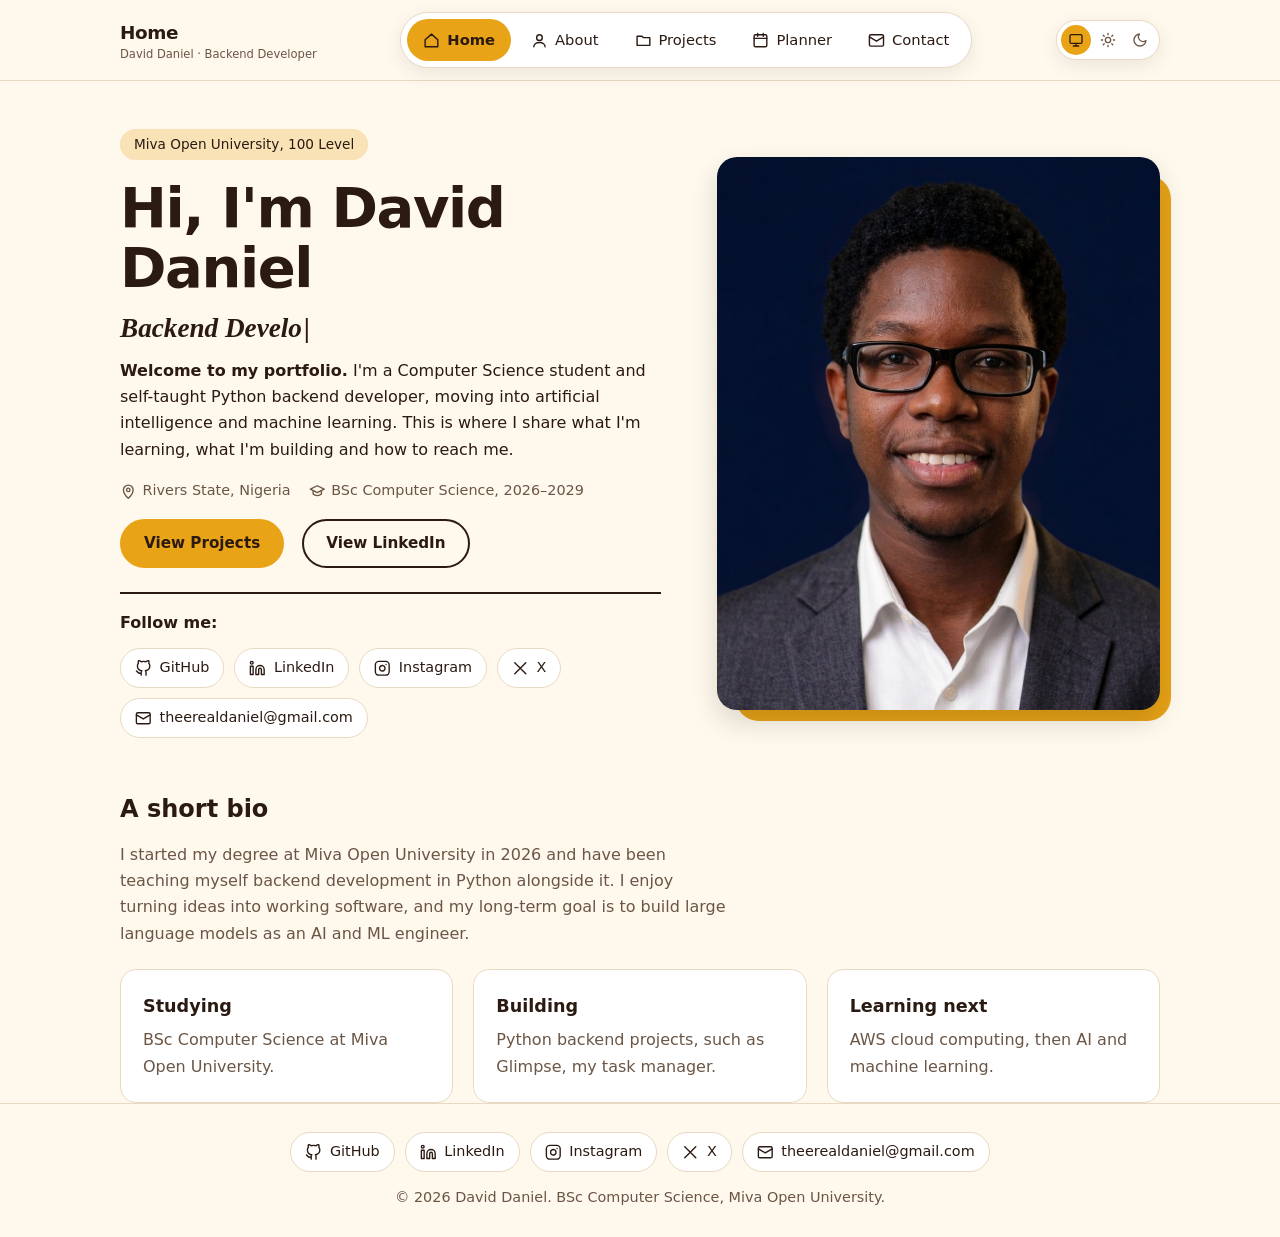
<file: index.html>
<!DOCTYPE html>
<html lang="en">
<head>
  <meta charset="UTF-8">
  <meta name="viewport" content="width=device-width, initial-scale=1">
  <meta name="description" content="David Daniel is a Computer Science student at Miva Open University, a Python backend developer and an aspiring AI and ML engineer.">
  <title>Home | David Daniel</title>
  <link rel="stylesheet" href="css/style.css">
  <script src="js/main.js" defer></script>
<script>var s;try{s=localStorage.getItem("dd-theme")}catch(e){}document.documentElement.dataset.theme=s==="light"||s==="dark"?s:(matchMedia("(prefers-color-scheme: dark)").matches?"dark":"light");</script>
</head>
<body>
<header>
  <div class="wrap">
    <div class="header-brand">
      <p class="page-name">Home</p>
      <p class="page-subtitle">David Daniel · Backend Developer</p>
    </div>
    <nav id="main-nav" aria-label="Main navigation">
    <ul>
      <li><a href="index.html" aria-current="page" aria-label="Home"><i data-i="home"></i><span>Home</span></a></li>
      <li><a href="about.html" aria-label="About"><i data-i="user"></i><span>About</span></a></li>
      <li><a href="projects.html" aria-label="Projects"><i data-i="folder"></i><span>Projects</span></a></li>
      <li><a href="planner.html" aria-label="Planner"><i data-i="cal"></i><span>Planner</span></a></li>
      <li><a href="contact.html" aria-label="Contact"><i data-i="mail"></i><span>Contact</span></a></li>
    </ul>
    </nav>
    <div class="header-actions">
      <div class="theme" role="group" aria-label="Color theme">
        <button type="button" data-theme-choice="system" aria-label="Use system theme" aria-pressed="true"><i data-i="display"></i></button>
        <button type="button" data-theme-choice="light" aria-label="Use light theme" aria-pressed="false"><i data-i="sun"></i></button>
        <button type="button" data-theme-choice="dark" aria-label="Use dark theme" aria-pressed="false"><i data-i="moon"></i></button>
      </div>
      <button class="menu-toggle" id="menu-toggle" type="button" aria-expanded="false" aria-controls="main-nav" aria-label="Open navigation"><i data-i="menu"></i></button>
    </div>
  </div>
</header>
<main class="wrap">
<section class="hero">
  <div>
    <p class="badge">Miva Open University, 100 Level</p>
    <h1>Hi, I'm David Daniel</h1>
    <h2 class="role"><span id="role">Backend Developer</span><span class="caret"></span></h2>
    <p><strong>Welcome to my portfolio.</strong> I'm a Computer Science student and self-taught Python backend developer, moving into artificial intelligence and machine learning. This is where I share what I'm learning, what I'm building and how to reach me.</p>
    <p class="meta">
      <span><i data-i="pin"></i>Rivers State, Nigeria</span>
      <span><i data-i="cap"></i>BSc Computer Science, 2026–2029</span>
    </p>
    <p class="btns">
      <a class="btn" href="projects.html">View Projects</a>
      <a class="btn ghost" href="https://www.linkedin.com/in/thatsdrey/" target="_blank" rel="noopener">View LinkedIn</a>
    </p>
    <hr>
    <div class="follow"><strong>Follow me:</strong><ul data-socials></ul></div>
  </div>
  <figure class="photo"><img src="images/david-portrait.jpg" alt="Portrait of David Daniel wearing glasses"></figure>
</section>
<section aria-labelledby="bio">
  <h2 id="bio">A short bio</h2>
  <p class="lead">I started my degree at Miva Open University in 2026 and have been teaching myself backend development in Python alongside it. I enjoy turning ideas into working software, and my long-term goal is to build large language models as an AI and ML engineer.</p>
  <div class="grid" style="margin-top:22px">
    <article class="card"><h3>Studying</h3><p>BSc Computer Science at Miva Open University.</p></article>
    <article class="card"><h3>Building</h3><p>Python backend projects, such as Glimpse, my task manager.</p></article>
    <article class="card"><h3>Learning next</h3><p>AWS cloud computing, then AI and machine learning.</p></article>
  </div>
</section>
</main>
<footer>
  <div class="wrap">
    <ul data-socials></ul>
    <p>&copy; <span data-year>2026</span> David Daniel. BSc Computer Science, Miva Open University.</p>
  </div>
</footer>
</body>
</html>
</file>
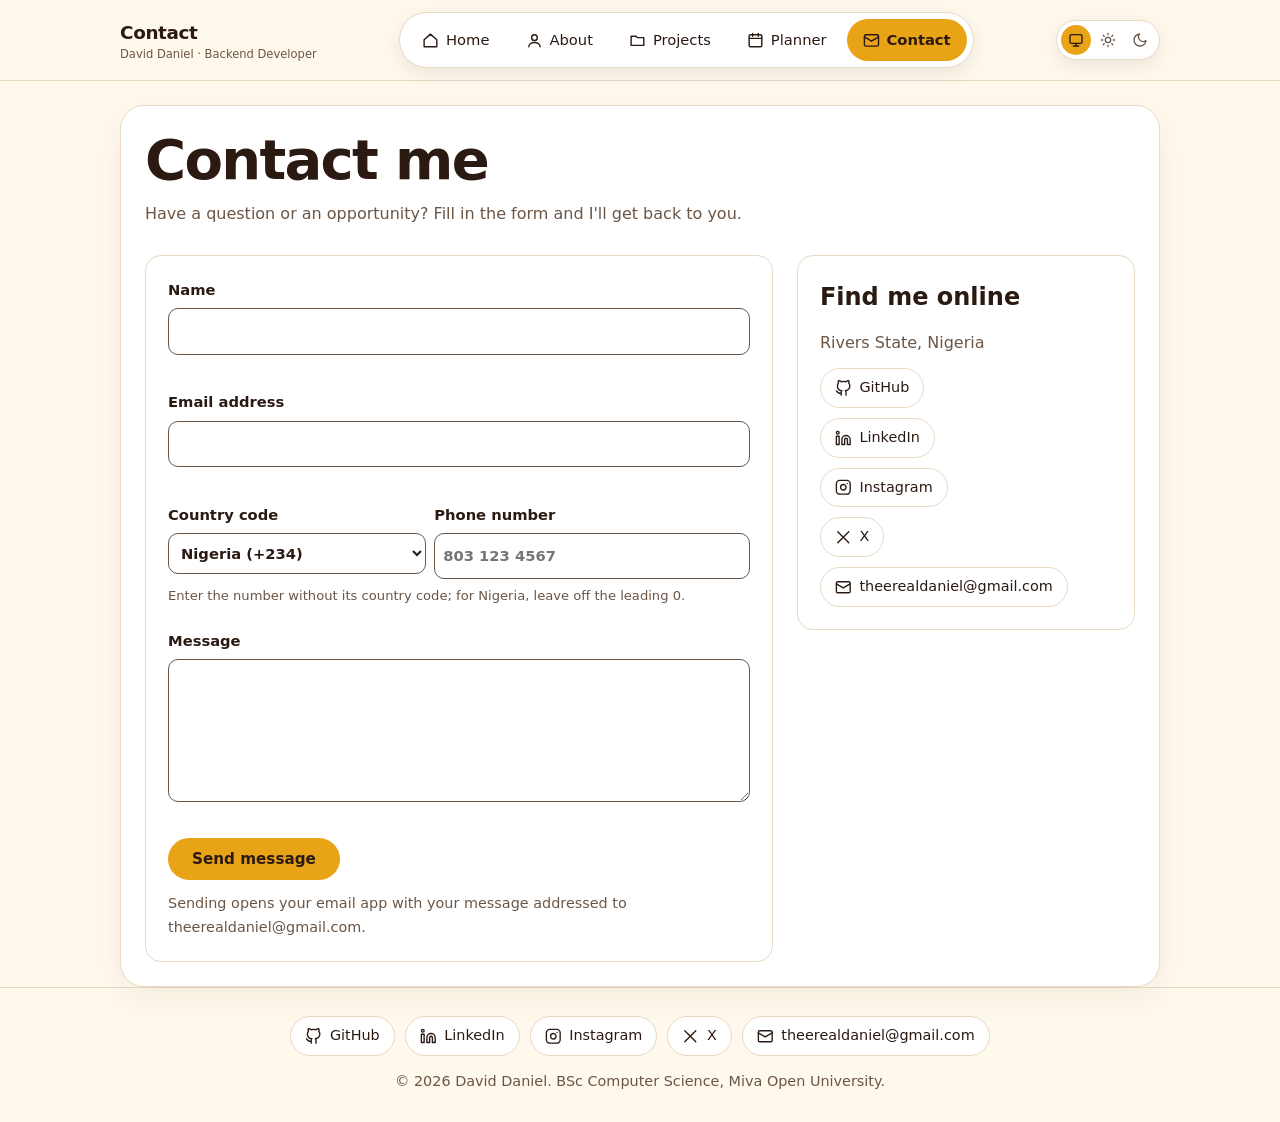
<file: contact.html>
<!DOCTYPE html>
<html lang="en">
<head>
  <meta charset="UTF-8">
  <meta name="viewport" content="width=device-width, initial-scale=1">
  <meta name="description" content="Send David Daniel a message.">
  <title>Contact | David Daniel</title>
  <link rel="stylesheet" href="css/style.css">
  <script src="js/main.js" defer></script>
<script>var s;try{s=localStorage.getItem("dd-theme")}catch(e){}document.documentElement.dataset.theme=s==="light"||s==="dark"?s:(matchMedia("(prefers-color-scheme: dark)").matches?"dark":"light");</script>
</head>
<body>
<header>
  <div class="wrap">
    <div class="header-brand">
      <p class="page-name">Contact</p>
      <p class="page-subtitle">David Daniel · Backend Developer</p>
    </div>
    <nav id="main-nav" aria-label="Main navigation">
    <ul>
      <li><a href="index.html" aria-label="Home"><i data-i="home"></i><span>Home</span></a></li>
      <li><a href="about.html" aria-label="About"><i data-i="user"></i><span>About</span></a></li>
      <li><a href="projects.html" aria-label="Projects"><i data-i="folder"></i><span>Projects</span></a></li>
      <li><a href="planner.html" aria-label="Planner"><i data-i="cal"></i><span>Planner</span></a></li>
      <li><a href="contact.html" aria-current="page" aria-label="Contact"><i data-i="mail"></i><span>Contact</span></a></li>
    </ul>
    </nav>
    <div class="header-actions">
      <div class="theme" role="group" aria-label="Color theme">
        <button type="button" data-theme-choice="system" aria-label="Use system theme" aria-pressed="true"><i data-i="display"></i></button>
        <button type="button" data-theme-choice="light" aria-label="Use light theme" aria-pressed="false"><i data-i="sun"></i></button>
        <button type="button" data-theme-choice="dark" aria-label="Use dark theme" aria-pressed="false"><i data-i="moon"></i></button>
      </div>
      <button class="menu-toggle" id="menu-toggle" type="button" aria-expanded="false" aria-controls="main-nav" aria-label="Open navigation"><i data-i="menu"></i></button>
    </div>
  </div>
</header>
<main class="wrap">
<div class="contact-shell">
<h1>Contact me</h1>
<p class="lead">Have a question or an opportunity? Fill in the form and I'll get back to you.</p>
<section class="contact">
  <form id="contact-form" class="card" novalidate>
    <label for="name">Name<input id="name" name="name" autocomplete="name"><span class="err" id="e-name"></span></label>
    <label for="email">Email address<input id="email" name="email" type="email" autocomplete="email"><span class="err" id="e-email"></span></label>
    <div class="phone-field">
      <div class="phone-inputs">
        <label for="country-code">Country code
          <select id="country-code" name="country-code" autocomplete="tel-country-code">
            <option value="+234" selected>Nigeria (+234)</option>
            <option value="+233">Ghana (+233)</option>
            <option value="+254">Kenya (+254)</option>
            <option value="+27">South Africa (+27)</option>
            <option value="+44">United Kingdom (+44)</option>
            <option value="+1">United States / Canada (+1)</option>
            <option value="+91">India (+91)</option>
            <option value="+61">Australia (+61)</option>
            <option value="+971">United Arab Emirates (+971)</option>
            <option value="+49">Germany (+49)</option>
            <option value="+33">France (+33)</option>
            <option value="+353">Ireland (+353)</option>
            <option value="+64">New Zealand (+64)</option>
          </select>
        </label>
        <label for="phone">Phone number
          <input id="phone" name="phone" type="tel" inputmode="tel" autocomplete="tel-national" placeholder="803 123 4567" aria-describedby="phone-hint e-phone">
        </label>
      </div>
      <span class="mut phone-hint" id="phone-hint">Enter the number without its country code; for Nigeria, leave off the leading 0.</span>
      <span class="err" id="e-phone"></span>
    </div>
    <label for="message">Message<textarea id="message" name="message" rows="5"></textarea><span class="err" id="e-message"></span></label>
    <button class="btn" type="submit">Send message</button>
    <p class="mut" style="margin-top:12px;font-size:.9rem">Sending opens your email app with your message addressed to theerealdaniel@gmail.com.</p>
    <p class="ok" id="form-status" role="status" hidden></p>
  </form>
  <aside class="card">
    <h2>Find me online</h2>
    <p>Rivers State, Nigeria</p>
    <ul data-socials></ul>
  </aside>
</section>
</div>
</main>
<footer>
  <div class="wrap">
    <ul data-socials></ul>
    <p>&copy; <span data-year>2026</span> David Daniel. BSc Computer Science, Miva Open University.</p>
  </div>
</footer>
</body>
</html>
</file>
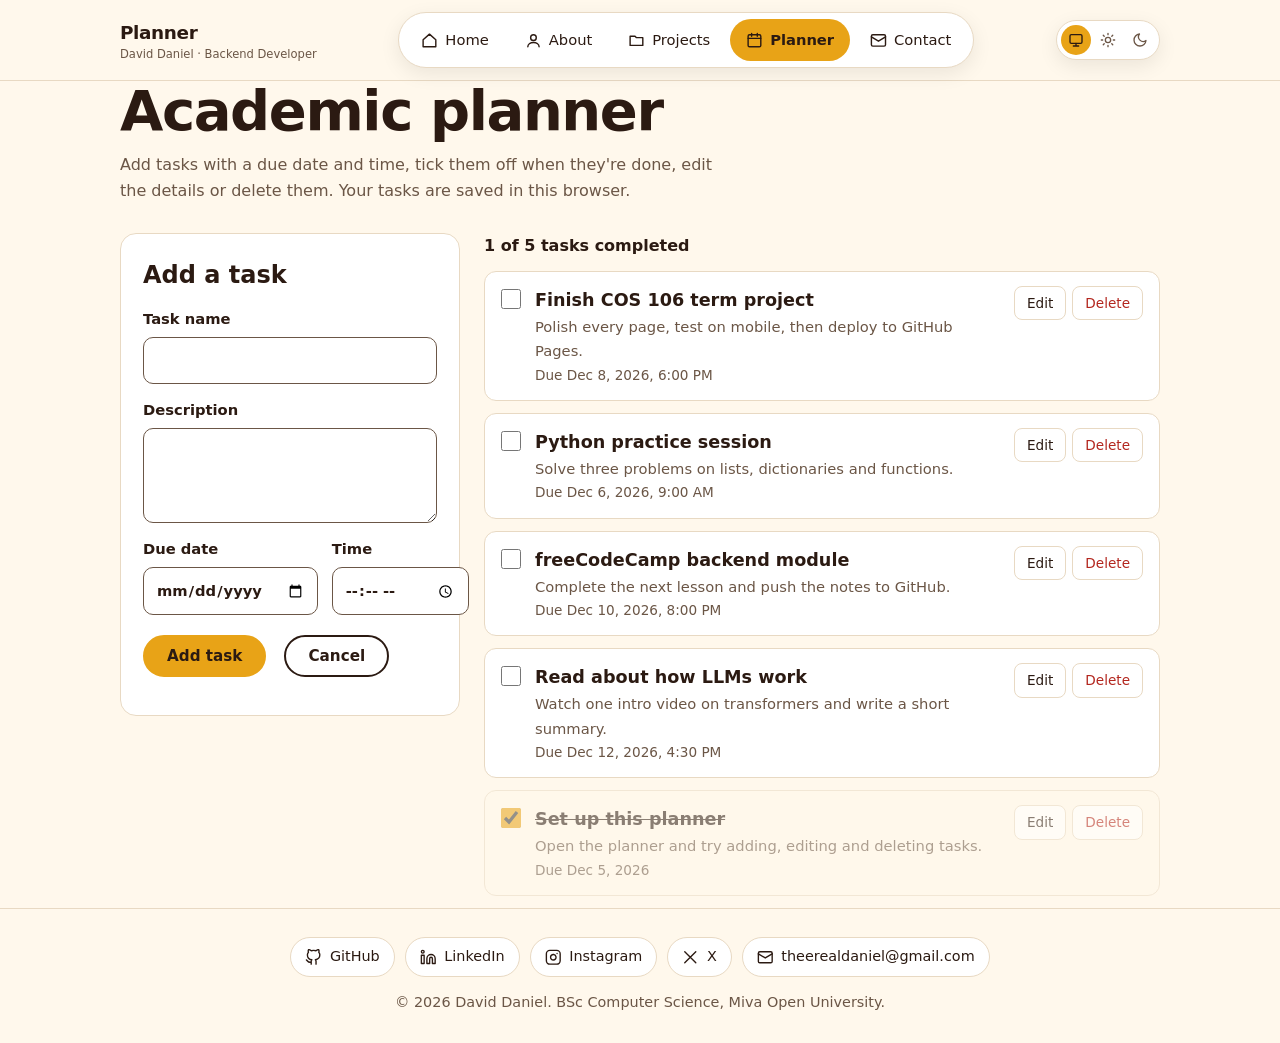
<file: planner.html>
<!DOCTYPE html>
<html lang="en">
<head>
  <meta charset="UTF-8">
  <meta name="viewport" content="width=device-width, initial-scale=1">
  <meta name="description" content="An interactive academic planner to add, edit, complete and delete tasks.">
  <title>Academic Planner | David Daniel</title>
  <link rel="stylesheet" href="css/style.css">
  <script src="js/main.js" defer></script>
<script>var s;try{s=localStorage.getItem("dd-theme")}catch(e){}document.documentElement.dataset.theme=s==="light"||s==="dark"?s:(matchMedia("(prefers-color-scheme: dark)").matches?"dark":"light");</script>
</head>
<body>
<header>
  <div class="wrap">
    <div class="header-brand">
      <p class="page-name">Planner</p>
      <p class="page-subtitle">David Daniel · Backend Developer</p>
    </div>
    <nav id="main-nav" aria-label="Main navigation">
    <ul>
      <li><a href="index.html" aria-label="Home"><i data-i="home"></i><span>Home</span></a></li>
      <li><a href="about.html" aria-label="About"><i data-i="user"></i><span>About</span></a></li>
      <li><a href="projects.html" aria-label="Projects"><i data-i="folder"></i><span>Projects</span></a></li>
      <li><a href="planner.html" aria-current="page" aria-label="Planner"><i data-i="cal"></i><span>Planner</span></a></li>
      <li><a href="contact.html" aria-label="Contact"><i data-i="mail"></i><span>Contact</span></a></li>
    </ul>
    </nav>
    <div class="header-actions">
      <div class="theme" role="group" aria-label="Color theme">
        <button type="button" data-theme-choice="system" aria-label="Use system theme" aria-pressed="true"><i data-i="display"></i></button>
        <button type="button" data-theme-choice="light" aria-label="Use light theme" aria-pressed="false"><i data-i="sun"></i></button>
        <button type="button" data-theme-choice="dark" aria-label="Use dark theme" aria-pressed="false"><i data-i="moon"></i></button>
      </div>
      <button class="menu-toggle" id="menu-toggle" type="button" aria-expanded="false" aria-controls="main-nav" aria-label="Open navigation"><i data-i="menu"></i></button>
    </div>
  </div>
</header>
<main class="wrap">
<h1>Academic planner</h1>
<p class="lead">Add tasks with a due date and time, tick them off when they're done, edit the details or delete them. Your tasks are saved in this browser.</p>
<div class="planner">
  <form id="task-form" class="card">
    <h2 id="form-title">Add a task</h2>
    <label for="t-title">Task name<input id="t-title" required maxlength="80"></label>
    <label for="t-desc">Description<textarea id="t-desc" rows="3" maxlength="300"></textarea></label>
    <div class="row">
      <label for="t-date">Due date<input id="t-date" type="date"></label>
      <label for="t-time">Time<input id="t-time" type="time"></label>
    </div>
    <p class="btns"><button class="btn" id="t-save" type="submit">Add task</button><button class="btn ghost" id="t-cancel" type="button" hidden>Cancel</button></p>
  </form>
  <section aria-label="Task list" style="margin-top:0">
    <p id="count" aria-live="polite"></p>
    <ul id="task-list"></ul>
  </section>
</div>
</main>
<footer>
  <div class="wrap">
    <ul data-socials></ul>
    <p>&copy; <span data-year>2026</span> David Daniel. BSc Computer Science, Miva Open University.</p>
  </div>
</footer>
</body>
</html>
</file>
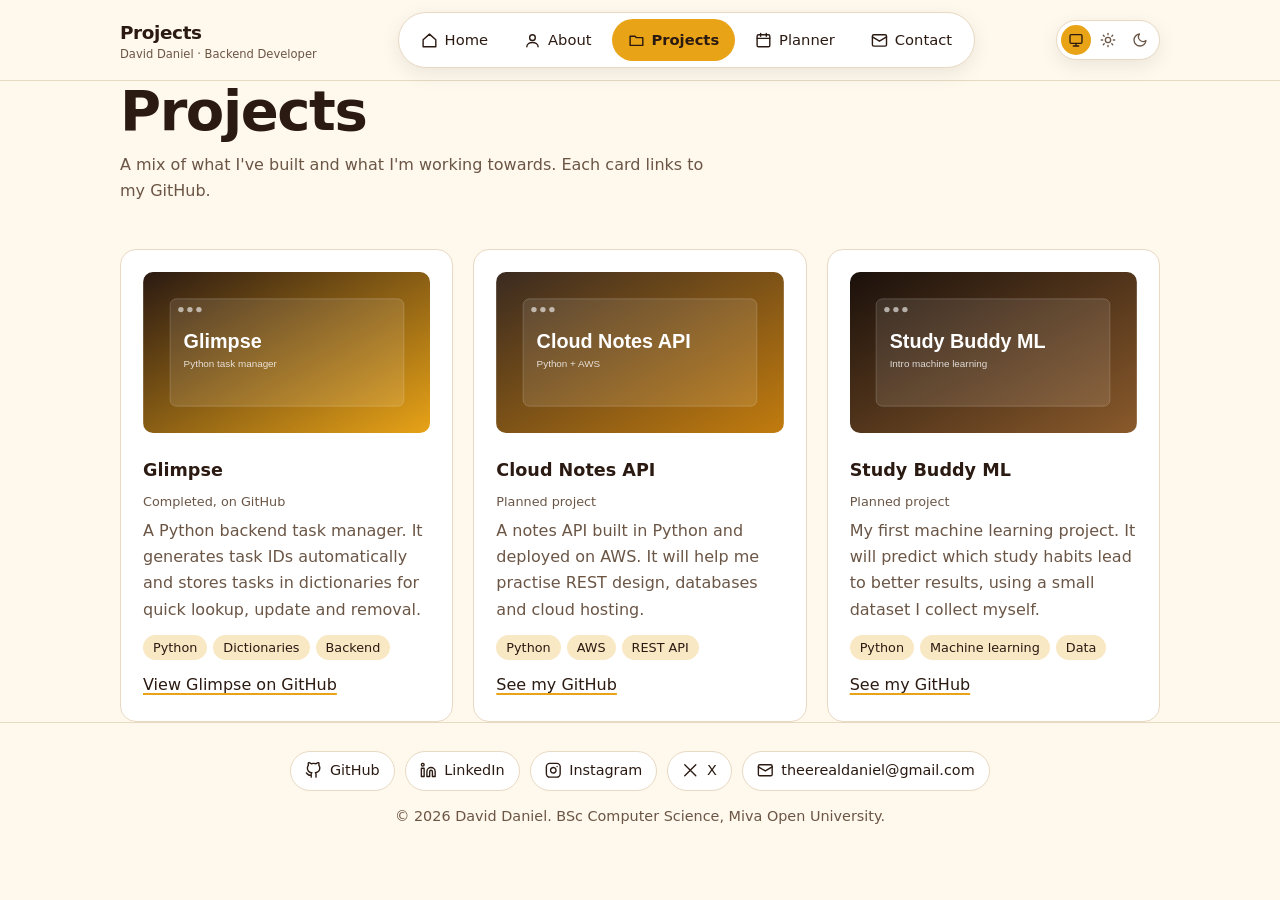
<file: projects.html>
<!DOCTYPE html>
<html lang="en">
<head>
  <meta charset="UTF-8">
  <meta name="viewport" content="width=device-width, initial-scale=1">
  <meta name="description" content="Projects by David Daniel, including the Glimpse Python task manager.">
  <title>Projects | David Daniel</title>
  <link rel="stylesheet" href="css/style.css">
  <script src="js/main.js" defer></script>
<script>var s;try{s=localStorage.getItem("dd-theme")}catch(e){}document.documentElement.dataset.theme=s==="light"||s==="dark"?s:(matchMedia("(prefers-color-scheme: dark)").matches?"dark":"light");</script>
</head>
<body>
<header>
  <div class="wrap">
    <div class="header-brand">
      <p class="page-name">Projects</p>
      <p class="page-subtitle">David Daniel · Backend Developer</p>
    </div>
    <nav id="main-nav" aria-label="Main navigation">
    <ul>
      <li><a href="index.html" aria-label="Home"><i data-i="home"></i><span>Home</span></a></li>
      <li><a href="about.html" aria-label="About"><i data-i="user"></i><span>About</span></a></li>
      <li><a href="projects.html" aria-current="page" aria-label="Projects"><i data-i="folder"></i><span>Projects</span></a></li>
      <li><a href="planner.html" aria-label="Planner"><i data-i="cal"></i><span>Planner</span></a></li>
      <li><a href="contact.html" aria-label="Contact"><i data-i="mail"></i><span>Contact</span></a></li>
    </ul>
    </nav>
    <div class="header-actions">
      <div class="theme" role="group" aria-label="Color theme">
        <button type="button" data-theme-choice="system" aria-label="Use system theme" aria-pressed="true"><i data-i="display"></i></button>
        <button type="button" data-theme-choice="light" aria-label="Use light theme" aria-pressed="false"><i data-i="sun"></i></button>
        <button type="button" data-theme-choice="dark" aria-label="Use dark theme" aria-pressed="false"><i data-i="moon"></i></button>
      </div>
      <button class="menu-toggle" id="menu-toggle" type="button" aria-expanded="false" aria-controls="main-nav" aria-label="Open navigation"><i data-i="menu"></i></button>
    </div>
  </div>
</header>
<main class="wrap">
<h1>Projects</h1>
<p class="lead">A mix of what I've built and what I'm working towards. Each card links to my GitHub.</p>
<section class="grid" aria-label="Project list">
    <article class="card proj">
      <img src="images/glimpse.svg" alt="Glimpse project preview">
      <h3>Glimpse</h3>
      <p class="status">Completed, on GitHub</p>
      <p>A Python backend task manager. It generates task IDs automatically and stores tasks in dictionaries for quick lookup, update and removal.</p>
      <ul class="tags"><li>Python</li><li>Dictionaries</li><li>Backend</li></ul>
      <div class="links"><a href="https://github.com/thatsdrey/Glimpse" target="_blank" rel="noopener">View Glimpse on GitHub</a></div>
    </article>
    <article class="card proj">
      <img src="images/cloud-notes.svg" alt="Cloud Notes API project preview">
      <h3>Cloud Notes API</h3>
      <p class="status">Planned project</p>
      <p>A notes API built in Python and deployed on AWS. It will help me practise REST design, databases and cloud hosting.</p>
      <ul class="tags"><li>Python</li><li>AWS</li><li>REST API</li></ul>
      <div class="links"><a href="https://github.com/thatsdrey" target="_blank" rel="noopener">See my GitHub</a></div>
    </article>
    <article class="card proj">
      <img src="images/study-buddy.svg" alt="Study Buddy ML project preview">
      <h3>Study Buddy ML</h3>
      <p class="status">Planned project</p>
      <p>My first machine learning project. It will predict which study habits lead to better results, using a small dataset I collect myself.</p>
      <ul class="tags"><li>Python</li><li>Machine learning</li><li>Data</li></ul>
      <div class="links"><a href="https://github.com/thatsdrey" target="_blank" rel="noopener">See my GitHub</a></div>
    </article>
</section>
</main>
<footer>
  <div class="wrap">
    <ul data-socials></ul>
    <p>&copy; <span data-year>2026</span> David Daniel. BSc Computer Science, Miva Open University.</p>
  </div>
</footer>
</body>
</html>
</file>
<file: css/style.css>
:root{color-scheme:light;--bg:#FFF8EC;--card:#FFFFFF;--ink:#2B1A12;--acc:#E8A317;--on-acc:#2B1A12;--mut:#6B5646;--line:#E8D9C3;--bad:#B3261E;--r:16px}
:root[data-theme=dark]{color-scheme:dark;--bg:#1A100B;--card:#261812;--ink:#F5E9D7;--acc:#F2B134;--on-acc:#2B1A12;--mut:#B8A48E;--line:#3A2A20;--bad:#FF8A80}
*{box-sizing:border-box;margin:0;padding:0}
body{font:16px/1.65 system-ui,-apple-system,"Segoe UI",Roboto,sans-serif;color:var(--ink);background:var(--bg)}
.wrap{max-width:1080px;margin:auto;padding:0 20px}
a{color:var(--ink);text-decoration-color:var(--acc);text-decoration-thickness:2px;text-underline-offset:3px}
:focus-visible{outline:3px solid var(--ink);outline-offset:2px}
i{display:inline-flex;font-style:normal}
svg{width:1.15em;height:1.15em;flex:none}
section{margin-top:44px}
main{padding-bottom:48px;animation:rise .7s ease both}

/* navigation */
header{position:sticky;top:0;z-index:10;padding:12px 0;background:var(--bg);border-bottom:1px solid var(--line)}
nav ul{list-style:none;display:flex;gap:4px;width:max-content;max-width:100%;margin:auto;padding:6px;background:var(--card);border-radius:999px;box-shadow:0 6px 20px rgba(0,0,0,.08)}
nav a{display:flex;align-items:center;gap:7px;padding:9px 16px;border-radius:999px;color:var(--ink);text-decoration:none;font-size:.92rem;transition:background .25s,color .25s}
nav a svg{transition:transform .18s cubic-bezier(.2,.8,.2,1)}
nav a:active svg{transform:scale(.78) translateY(1px)}
nav a:hover{background:var(--bg)}
nav a[aria-current]{background:var(--acc);color:var(--on-acc);font-weight:600}

/* type */
h1{font-size:clamp(2.1rem,5.5vw,3.5rem);line-height:1.08;letter-spacing:-.025em}
h2{font-size:1.5rem;margin-bottom:12px}
h3{font-size:1.1rem}
.lead,.mut{color:var(--mut)}
.lead{max-width:60ch;margin-top:10px}

/* hero */
.hero{display:grid;grid-template-columns:1.1fr .9fr;gap:56px;align-items:center;padding:48px 0 8px;margin:0}
@keyframes rise{from{opacity:0;transform:translateY(16px)}}
.badge{display:inline-block;padding:4px 14px;margin-bottom:18px;background:color-mix(in srgb,var(--acc) 25%,transparent);border-radius:999px;font-size:.85rem}
.role{font:italic 700 1.7rem Georgia,"Times New Roman",serif;margin:14px 0}
.caret::after{content:"|";margin-left:2px;animation:blink 1s steps(1) infinite}
@keyframes blink{50%{opacity:0}}
.meta,.btns{display:flex;flex-wrap:wrap;gap:10px 18px;margin:16px 0}
.meta span{display:flex;align-items:center;gap:6px;color:var(--mut);font-size:.9rem}
hr{border:0;border-top:2px solid var(--ink);margin:24px 0 16px}
.follow{display:flex;flex-wrap:wrap;align-items:center;gap:12px}
.photo{position:relative;width:100%;aspect-ratio:4/5;overflow:visible}
.photo::before{content:"";position:absolute;z-index:0;inset:18px -11px -11px 18px;border-radius:24px;background:var(--acc)}
.photo img{position:absolute;z-index:1;inset:0;display:block;width:100%;height:100%;object-fit:cover;object-position:center 42%;border-radius:20px;box-shadow:0 12px 28px rgba(0,0,0,.14)}

/* buttons, chips */
.btn{display:inline-flex;align-items:center;gap:8px;padding:10px 22px;border:2px solid var(--acc);border-radius:999px;background:var(--acc);color:var(--on-acc);font-family:inherit;font-weight:600;font-size:.95rem;cursor:pointer;text-decoration:none;transition:transform .2s,box-shadow .2s}
.btn:hover{transform:translateY(-2px);box-shadow:0 8px 18px rgba(0,0,0,.2)}
.btn.ghost{background:transparent;color:var(--ink);border-color:var(--ink)}
[data-socials]{list-style:none;display:flex;flex-wrap:wrap;gap:10px}
[data-socials] a{display:flex;align-items:center;gap:8px;padding:7px 14px;border:1px solid var(--line);border-radius:999px;background:var(--card);color:var(--ink);text-decoration:none;font-size:.9rem;transition:background .25s,color .25s}
[data-socials] a:hover{background:var(--acc);color:var(--on-acc)}

/* cards and grids */
.grid{display:grid;grid-template-columns:repeat(auto-fit,minmax(260px,1fr));gap:20px}
.card{background:var(--card);border:1px solid var(--line);border-radius:var(--r);padding:22px}
.card p{color:var(--mut);margin-top:6px}
.proj img{width:100%;aspect-ratio:16/9;object-fit:cover;border-radius:10px;margin-bottom:14px}
.tags{list-style:none;display:flex;flex-wrap:wrap;gap:6px;margin:12px 0}
.tags li{padding:2px 10px;border-radius:999px;background:color-mix(in srgb,var(--acc) 25%,transparent);font-size:.8rem}
.status{font-size:.8rem;color:var(--mut)}
.links{display:flex;gap:14px;flex-wrap:wrap;margin-top:12px}

/* about */
.two{display:grid;grid-template-columns:1fr 1fr;gap:20px}
.timeline{list-style:none;border-left:3px solid var(--acc);padding-left:20px}
.timeline li{margin-bottom:18px}
.timeline span{display:block;color:var(--mut);font-size:.9rem}
.list{padding-left:20px}
table{width:100%;border-collapse:collapse;background:var(--card);border:1px solid var(--line);border-radius:var(--r);overflow:hidden}
th,td{padding:12px 16px;text-align:left;border-bottom:1px solid var(--line)}
th{background:color-mix(in srgb,var(--acc) 18%,var(--card));font-size:.9rem}
tr:last-child td{border-bottom:0}
video{width:100%;max-width:720px;border-radius:var(--r);background:var(--card);border:1px solid var(--line);display:block}

/* forms */
label{display:block;font-weight:600;font-size:.92rem;margin-bottom:14px}
input,textarea{display:block;width:100%;margin-top:6px;padding:10px 12px;border:1px solid var(--mut);border-radius:10px;font:inherit;background:var(--card);color:var(--ink)}
.phone-inputs{display:grid;grid-template-columns:minmax(110px,.9fr) minmax(0,1.1fr);gap:8px}
.phone-inputs select,.phone-inputs input{display:block;width:100%;min-width:0;margin-top:6px;padding:10px 8px;border:1px solid var(--mut);border-radius:10px;font:inherit;background:var(--card);color:var(--ink)}
.phone-inputs select{cursor:pointer}
.phone-hint{display:block;margin-top:-8px;margin-bottom:4px;font-size:.82rem}
.row{display:grid;grid-template-columns:1fr 1fr;gap:14px}
.err{display:block;min-height:1.3em;margin-top:4px;color:var(--bad);font-size:.85rem;font-weight:400}
.ok{margin-top:14px;padding:12px 16px;border-radius:10px;background:color-mix(in srgb,var(--acc) 22%,var(--card));color:var(--ink)}
.contact{display:grid;grid-template-columns:1.3fr .7fr;gap:24px;align-items:start}
.contact>*{min-width:0}
.contact [data-socials]{flex-direction:column;align-items:flex-start;margin-top:12px}
.contact [data-socials] a,.contact .mut{max-width:100%;overflow-wrap:anywhere}
.contact-shell{margin-top:24px;padding:24px;border:1px solid var(--line);border-radius:24px;background:var(--card);box-shadow:0 12px 32px rgba(43,26,18,.06)}
.contact-shell h1{font-weight:750;letter-spacing:-.03em}
.contact-shell .contact{margin-top:28px}
:root[data-theme=dark] .contact-shell{border-color:var(--line);background:linear-gradient(145deg,#24150e,var(--bg) 75%);box-shadow:0 12px 32px rgba(0,0,0,.12)}
:root[data-theme=dark] .contact-shell h1{color:#FFF3DF}
:root[data-theme=dark] .contact-shell .card{background:#281911;border-color:color-mix(in srgb,var(--line) 75%,var(--acc))}

/* planner */
.planner{display:grid;grid-template-columns:340px 1fr;gap:24px;align-items:start;margin-top:28px}
#task-list{list-style:none}
.task{display:flex;gap:14px;align-items:flex-start;background:var(--card);border:1px solid var(--line);border-radius:12px;padding:14px 16px;margin-bottom:12px;transition:opacity .3s,background .3s}
.task input{width:20px;height:20px;margin-top:3px;flex:none;accent-color:var(--acc)}
.task.done{opacity:.55;background:var(--bg)}
.task.done h3{text-decoration:line-through}
.tbody{flex:1;min-width:0}
.tbody p{color:var(--mut);font-size:.92rem;overflow-wrap:anywhere}
.tbody .due{font-size:.85rem}
.due.late{color:var(--bad);font-weight:600}
.acts{display:flex;gap:6px}
.sm{padding:5px 12px;border:1px solid var(--line);border-radius:8px;background:var(--card);color:var(--ink);font:inherit;font-size:.85rem;cursor:pointer;transition:background .2s}
.sm:hover{background:var(--bg)}
.sm.danger{color:var(--bad)}
#count{font-weight:600;margin-bottom:12px}
.empty{color:var(--mut)}

footer{border-top:1px solid var(--line);padding:28px 0;text-align:center;color:var(--mut);font-size:.9rem}
footer [data-socials]{justify-content:center;margin-bottom:14px}

@media(max-width:800px){
 .hero,.planner,.contact,.two{grid-template-columns:1fr}
 .hero{gap:36px}
 .photo{order:-1;max-width:340px;margin:0 auto 14px}
}
@media(max-width:640px){
 header .wrap{padding:0 12px}
 nav a{padding:9px 11px}
 nav a span{display:none}
 nav a[aria-current] span{display:inline}
 .row{grid-template-columns:1fr}
 .task{flex-wrap:wrap}
 .contact-shell{padding:18px;border-radius:20px}
}
@media(max-width:360px){.phone-inputs{grid-template-columns:1fr}}
@media(prefers-reduced-motion:reduce){*{animation:none!important;transition:none!important}}

/* light / dark switch */
header .wrap{display:flex;justify-content:space-between;align-items:center;gap:16px;flex-wrap:nowrap}
.header-brand{min-width:0;flex:none}
header .page-name{color:var(--ink);font-size:1.15rem;font-weight:750;letter-spacing:-.02em;white-space:nowrap}
header .page-subtitle{color:var(--mut);font-size:.72rem;line-height:1.2;white-space:nowrap}
header nav ul{margin:0;border:1px solid var(--line)}
.header-actions{display:flex;align-items:center;gap:8px;flex:none}
.theme{display:flex;align-items:center;gap:2px;padding:4px;border:1px solid var(--line);border-radius:999px;background:var(--card);box-shadow:0 6px 20px rgba(0,0,0,.08)}
.theme button{display:grid;place-items:center;width:30px;height:30px;border:0;border-radius:50%;background:transparent;color:var(--mut);cursor:pointer;transition:background .2s,color .2s,transform .2s}
.theme button:hover{transform:translateY(-1px);background:var(--bg);color:var(--ink)}
.theme button[aria-pressed=true]{background:var(--acc);color:var(--on-acc)}
.theme button svg{width:16px;height:16px}
.menu-toggle{display:none;place-items:center;width:40px;height:40px;border:1px solid var(--line);border-radius:50%;background:var(--card);color:var(--ink);cursor:pointer;transition:background .2s,transform .2s}
.menu-toggle:hover{transform:translateY(-1px);background:var(--bg)}
.menu-toggle svg{width:18px;height:18px}

@media(max-width:900px){
 header .wrap{padding:0 16px}
 .header-brand{flex:1}
 header .page-subtitle{max-width:100%;overflow:hidden;text-overflow:ellipsis}
 header nav{display:block;position:fixed;top:auto;right:auto;bottom:calc(14px + env(safe-area-inset-bottom));left:50%;width:min(440px,calc(100vw - 32px));transform:translateX(-50%);z-index:20}
 header.nav-open nav{display:block}
 header nav ul{display:grid;grid-template-columns:repeat(5,minmax(0,1fr));width:100%;max-width:none;gap:0;padding:6px;border:1px solid var(--line);border-radius:999px;background:var(--card);box-shadow:0 10px 28px rgba(0,0,0,.14)}
 header nav li{width:100%;min-width:0}
 nav a{width:100%;min-height:54px;flex-direction:column;justify-content:center;gap:3px;padding:6px 2px;border-radius:999px;font-size:.64rem;line-height:1.2}
 nav a:hover,nav a[aria-current]{background:transparent}
 nav a[aria-current]{color:var(--ink);font-weight:700}
 nav a:not([aria-current]){color:var(--mut)}
 nav a svg{width:18px;height:18px}
 nav a span{display:inline;white-space:nowrap}
 .menu-toggle{display:none}
 body{padding-bottom:calc(96px + env(safe-area-inset-bottom))}
}
</file>
